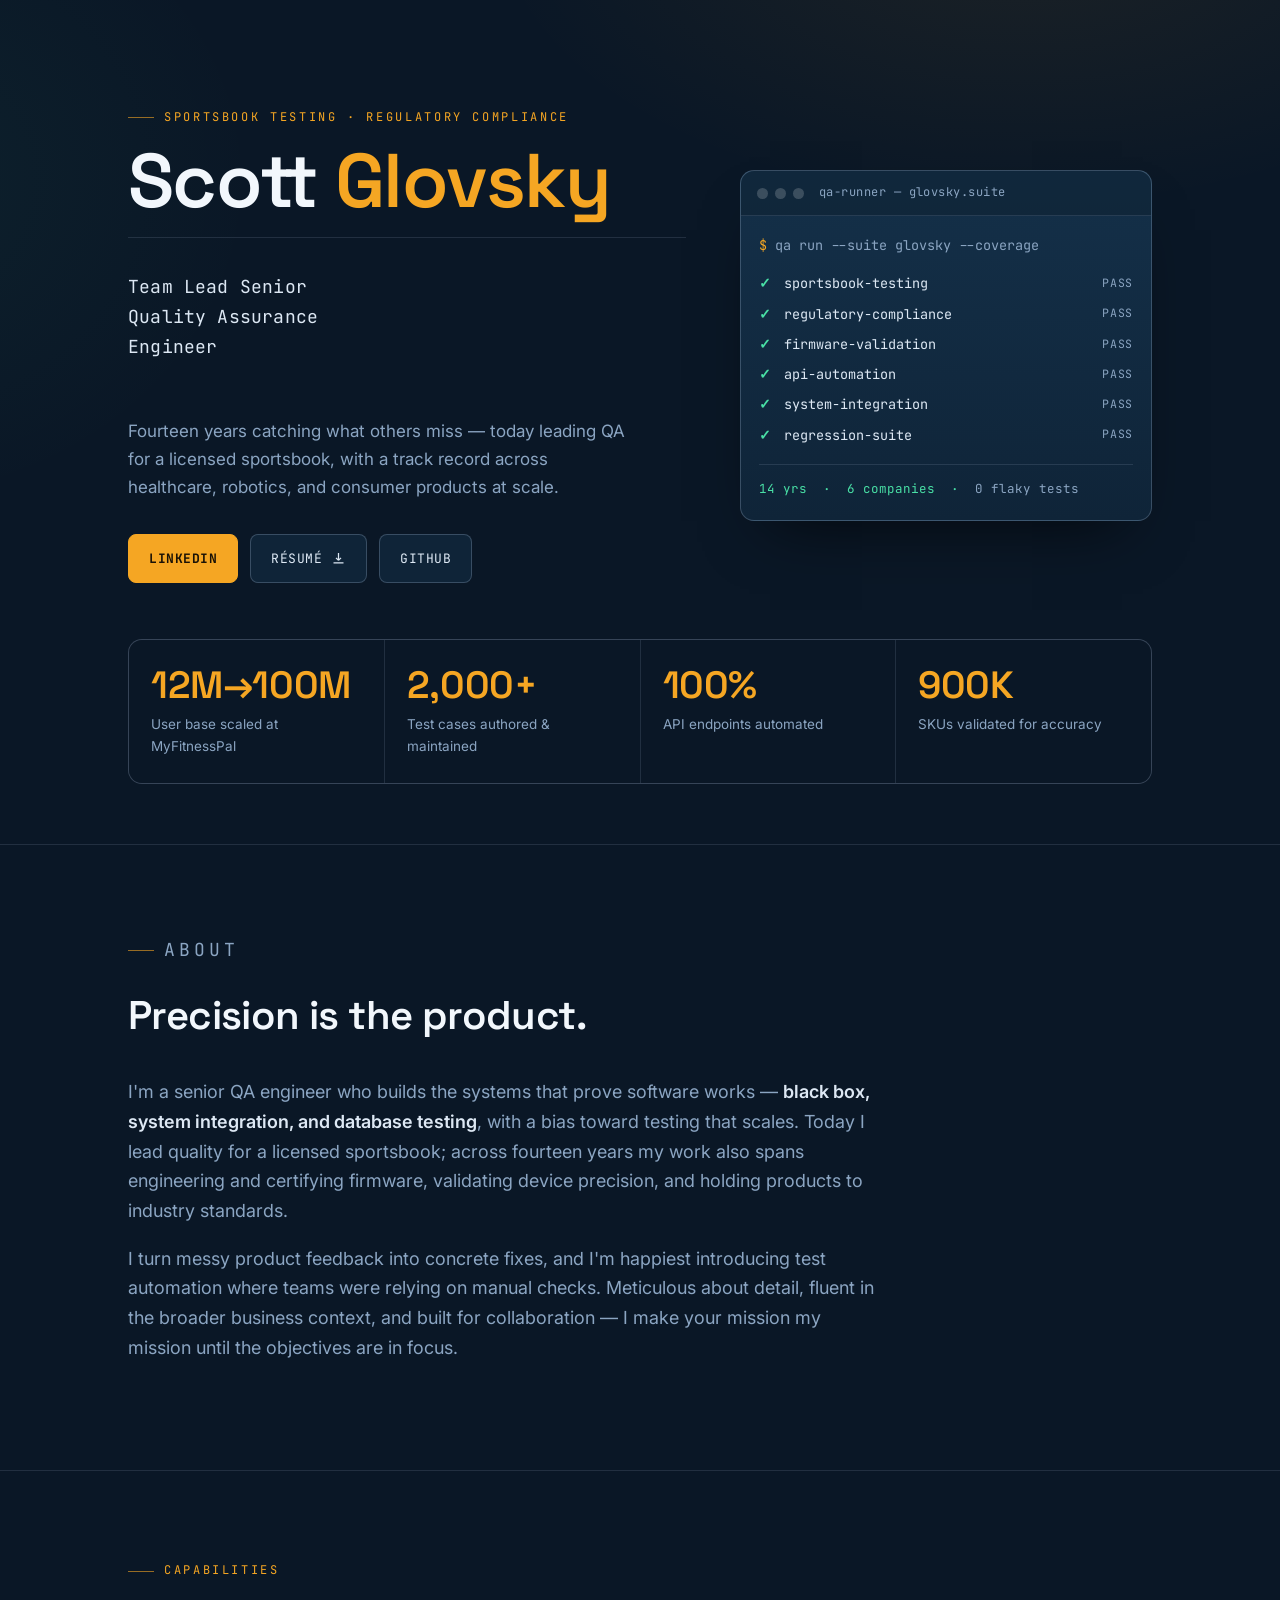
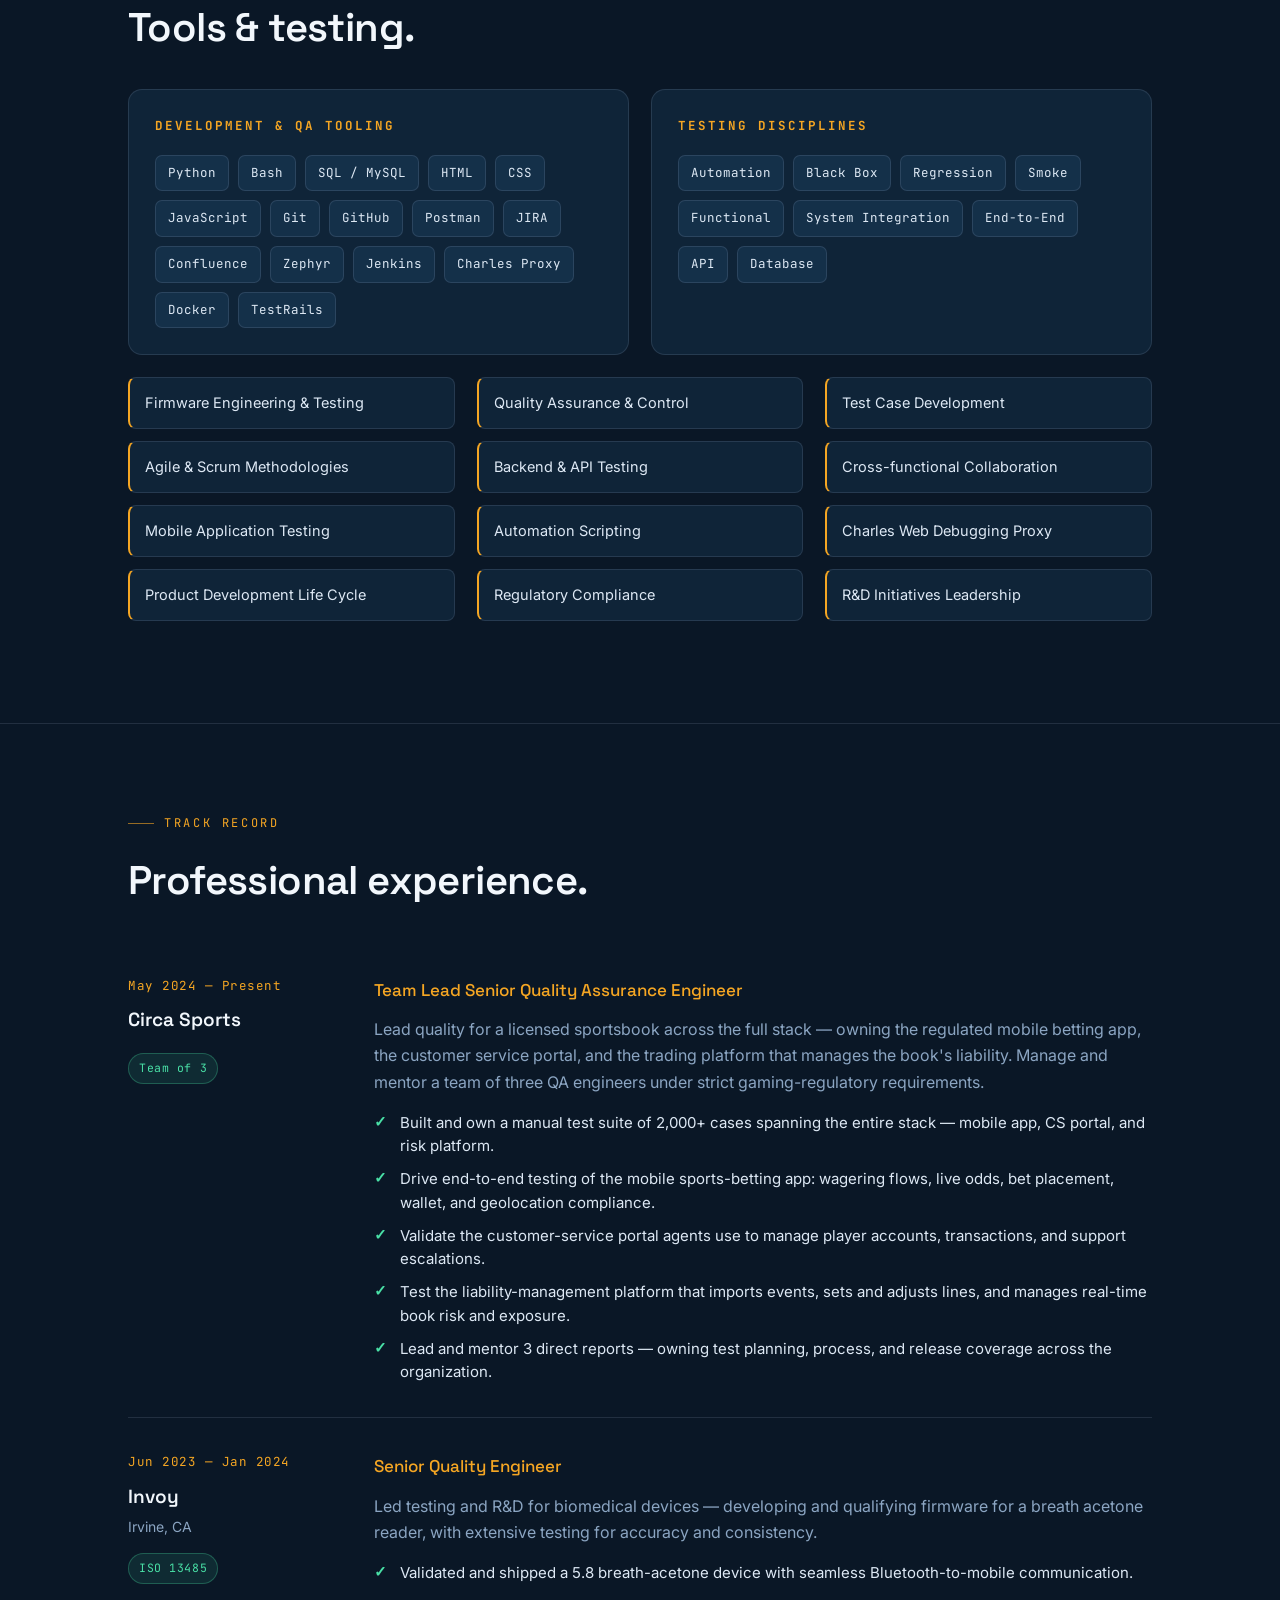
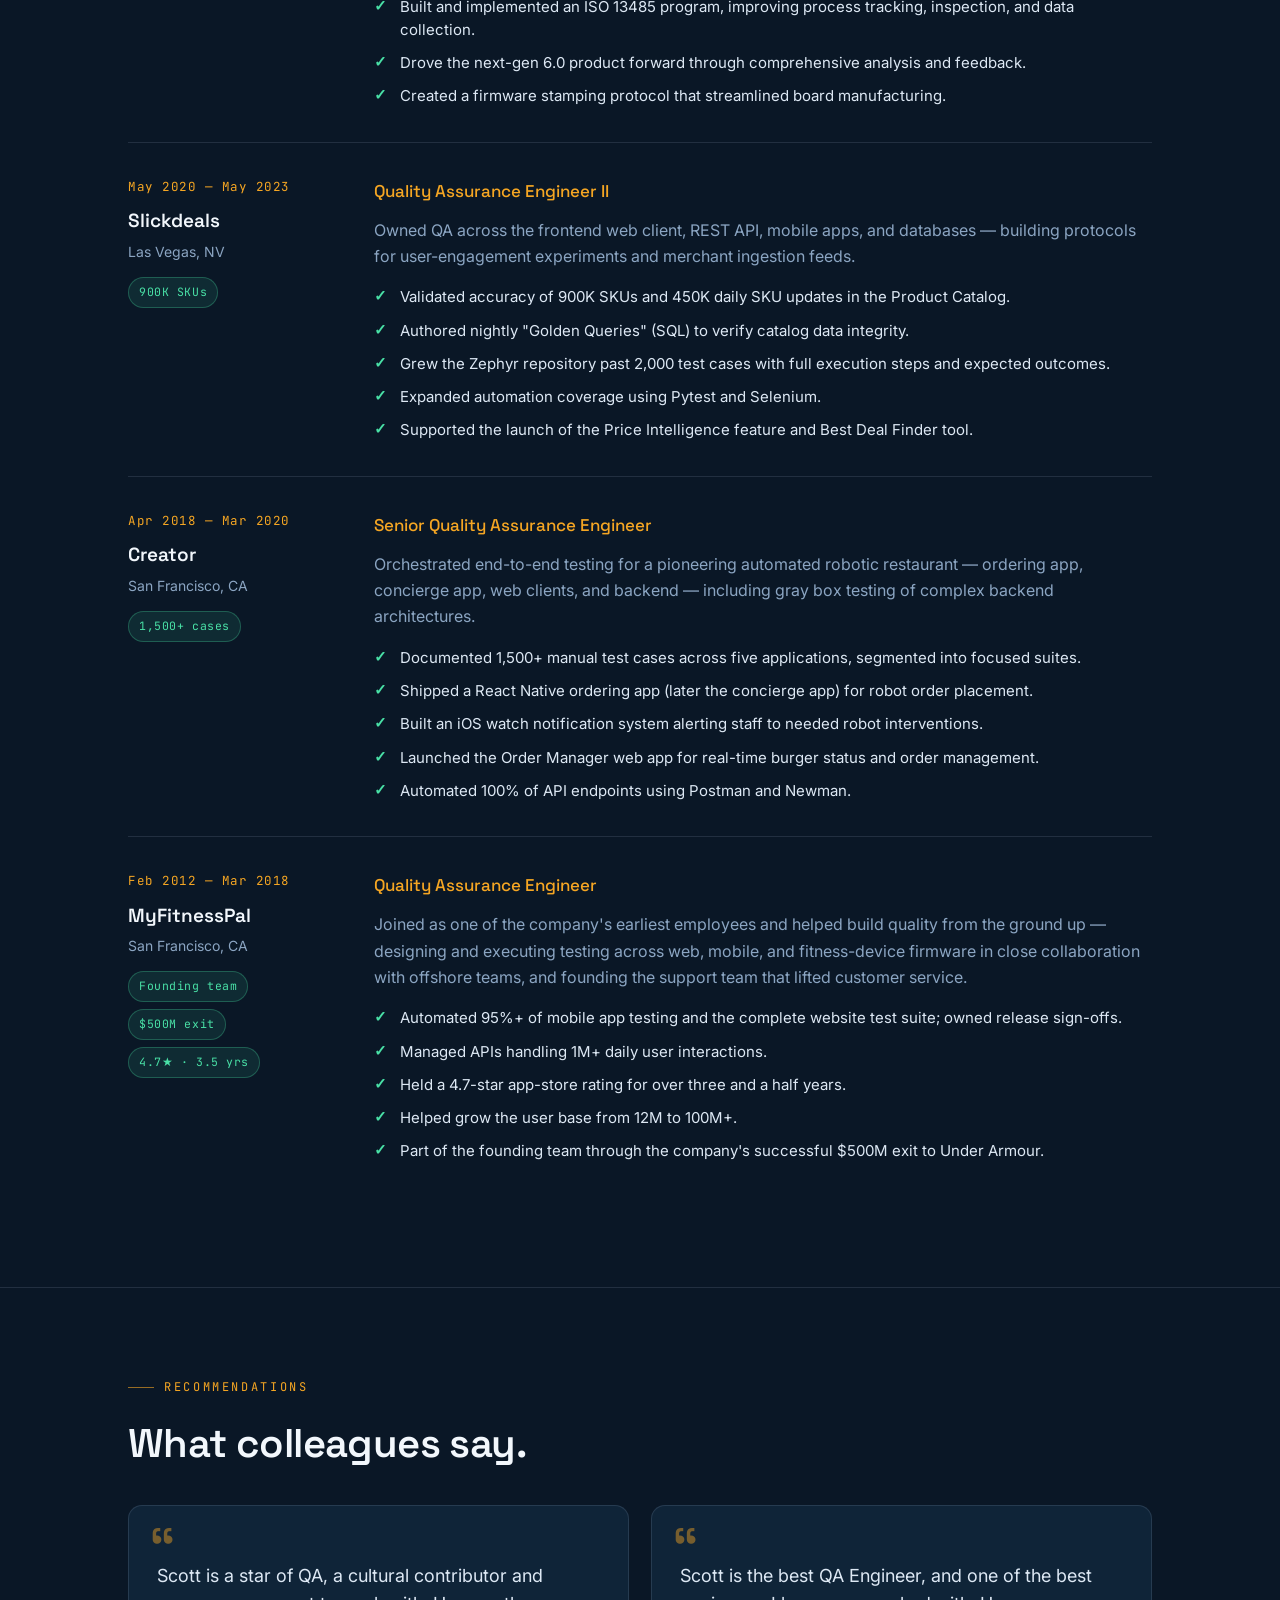
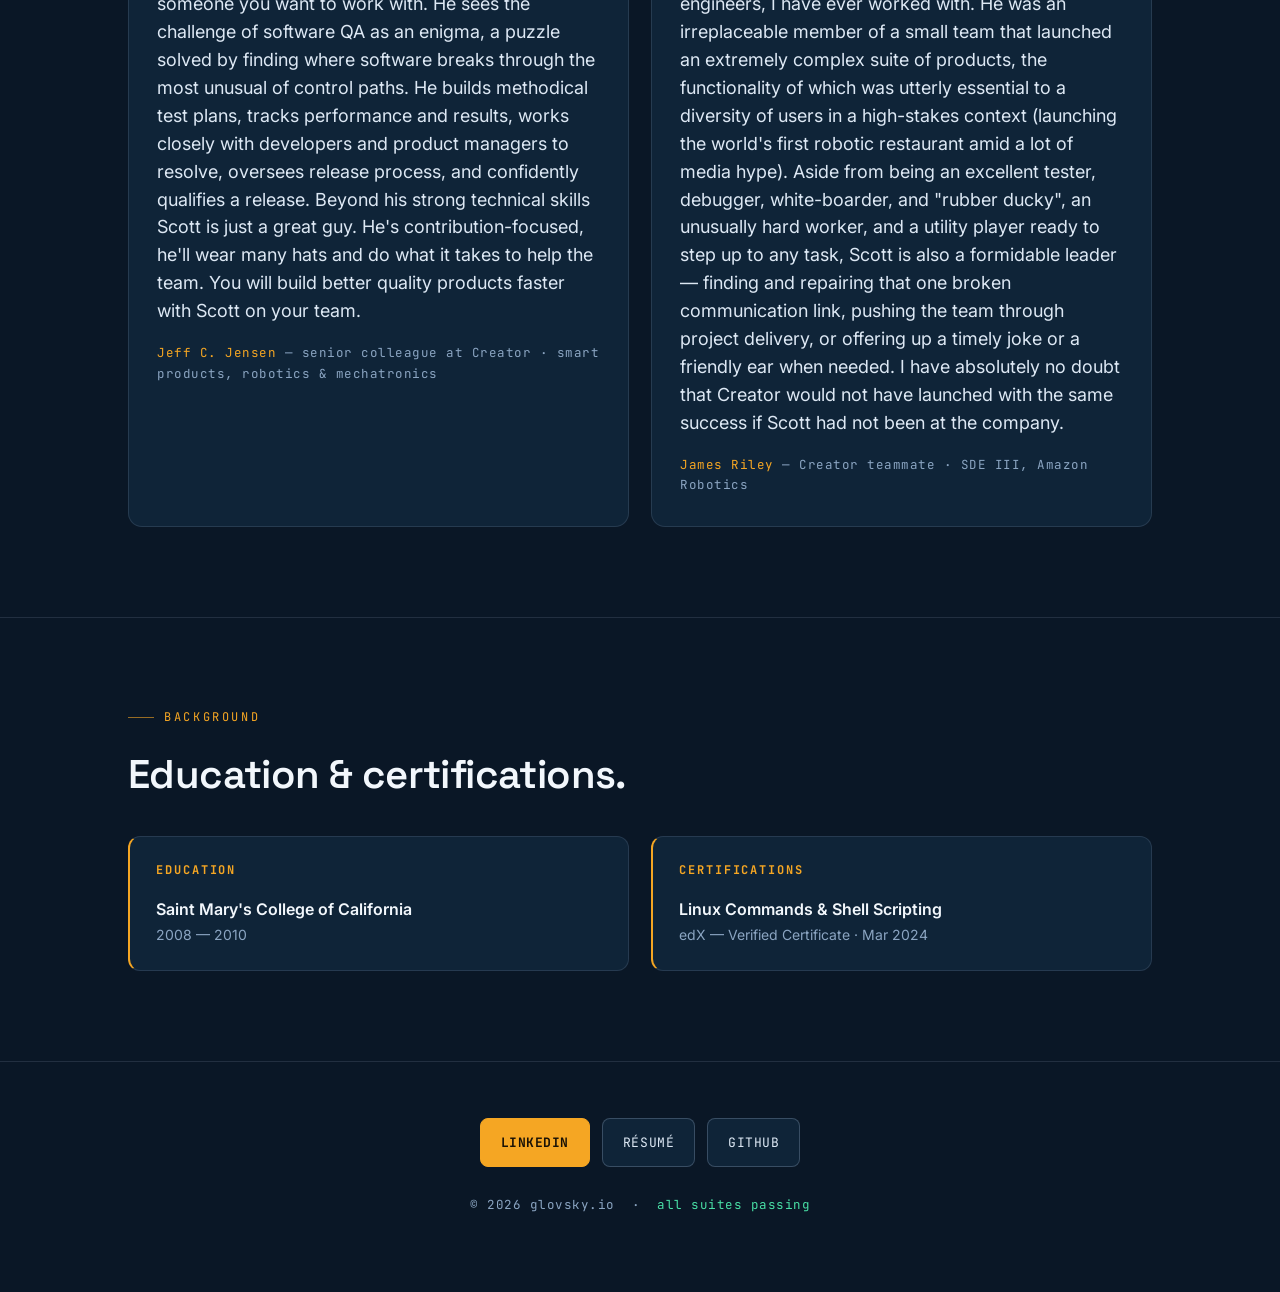
<file: index.htm>
<!DOCTYPE html>
<html lang="en">
<head>
<meta charset="UTF-8" />
<meta name="viewport" content="width=device-width, initial-scale=1.0" />
<title>Scott Glovsky — Team Lead Senior Quality Assurance Engineer</title>
<link rel="icon" type="image/svg+xml" href="favicon.svg" />
<link rel="icon" type="image/png" sizes="32x32" href="icon-32.png" />
<link rel="icon" type="image/png" sizes="16x16" href="icon-16.png" />
<link rel="icon" href="favicon.ico" sizes="any" />
<link rel="apple-touch-icon" sizes="180x180" href="apple-touch-icon.png" />
<meta name="description" content="Scott Glovsky, Team Lead Senior Quality Assurance Engineer leading quality for a licensed sportsbook — sportsbook testing, regulatory compliance, and system integration testing across 14 years and six companies." />
<link rel="preconnect" href="https://fonts.googleapis.com" />
<link rel="preconnect" href="https://fonts.gstatic.com" crossorigin />
<link href="https://fonts.googleapis.com/css2?family=Space+Grotesk:wght@400;500;600;700&family=Inter:wght@400;500;600&family=JetBrains+Mono:wght@400;500;700&display=swap" rel="stylesheet" />
<style>
  :root {
    --ink: #0a1726;
    --panel: #0f2438;
    --panel-2: #143049;
    --line: rgba(200, 222, 250, 0.12);
    --line-strong: rgba(200, 222, 250, 0.22);
    --text: #dde8f4;
    --muted: #8ba5c2;
    --amber: #f5a623;
    --amber-soft: rgba(245, 166, 35, 0.13);
    --pass: #49e0a6;
    --max: 1080px;
    --display: "Space Grotesk", system-ui, sans-serif;
    --body: "Inter", system-ui, sans-serif;
    --mono: "JetBrains Mono", ui-monospace, monospace;
  }

  * { box-sizing: border-box; }

  html { scroll-behavior: smooth; }

  body {
    margin: 0;
    background: var(--ink);
    color: var(--text);
    font-family: var(--body);
    font-size: 17px;
    line-height: 1.65;
    -webkit-font-smoothing: antialiased;
    background-image:
      radial-gradient(900px 500px at 80% -10%, rgba(245, 166, 35, 0.08), transparent 60%),
      radial-gradient(700px 600px at -10% 20%, rgba(73, 224, 166, 0.05), transparent 55%);
    background-attachment: fixed;
  }

  .wrap { max-width: var(--max); margin: 0 auto; padding: 0 28px; }

  a { color: inherit; }

  /* ---------- Eyebrow / mono labels ---------- */
  .eyebrow {
    font-family: var(--mono);
    font-size: 12px;
    letter-spacing: 0.22em;
    text-transform: uppercase;
    color: var(--amber);
    margin: 0 0 14px;
    display: flex;
    align-items: center;
    gap: 10px;
  }
  .eyebrow::before {
    content: "";
    width: 26px;
    height: 1px;
    background: var(--amber);
    opacity: 0.6;
  }

  /* ---------- Hero ---------- */
  header.hero {
    position: relative;
    padding: clamp(70px, 12vh, 130px) 0 60px;
    border-bottom: 1px solid var(--line);
    overflow: hidden;
  }

  .hero-grid {
    display: grid;
    grid-template-columns: 1.15fr 0.85fr;
    gap: 54px;
    align-items: center;
  }

  .hero h1 {
    font-family: var(--display);
    font-weight: 600;
    font-size: clamp(40px, 7vw, 76px);
    line-height: 1.02;
    letter-spacing: -0.02em;
    margin: 0 0 18px;
    color: #f2f7fc;
  }
  .hero h1 .amber { color: var(--amber); }

  .hero .role {
    font-family: var(--mono);
    font-size: clamp(14px, 1.7vw, 18px);
    color: var(--text);
    margin: 0 0 22px;
    letter-spacing: 0.01em;
  }

  .hero .lede {
    color: var(--muted);
    max-width: 46ch;
    margin: 0 0 32px;
  }

  .cta-row { display: flex; flex-wrap: wrap; gap: 12px; }

  .btn {
    font-family: var(--mono);
    font-size: 13px;
    letter-spacing: 0.04em;
    text-transform: uppercase;
    text-decoration: none;
    padding: 13px 20px;
    border-radius: 8px;
    border: 1px solid var(--line-strong);
    color: var(--text);
    background: var(--panel);
    transition: transform 0.18s ease, border-color 0.18s ease, background 0.18s ease, color 0.18s ease;
    display: inline-flex;
    align-items: center;
    gap: 9px;
  }
  .btn:hover { transform: translateY(-2px); border-color: var(--amber); color: #fff; }
  .btn.primary {
    background: var(--amber);
    color: #1a1206;
    border-color: var(--amber);
    font-weight: 700;
  }
  .btn.primary:hover { background: #ffb733; }
  .btn svg { width: 15px; height: 15px; }

  /* ---------- Signature: test runner ---------- */
  .runner {
    background: linear-gradient(180deg, var(--panel-2), var(--panel));
    border: 1px solid var(--line-strong);
    border-radius: 14px;
    box-shadow: 0 30px 60px -30px rgba(0, 0, 0, 0.7);
    overflow: hidden;
    font-family: var(--mono);
    font-size: 13.5px;
  }
  .runner-bar {
    display: flex;
    align-items: center;
    gap: 7px;
    padding: 12px 16px;
    border-bottom: 1px solid var(--line);
    background: rgba(0, 0, 0, 0.18);
  }
  .dot { width: 11px; height: 11px; border-radius: 50%; background: rgba(255, 255, 255, 0.18); }
  .runner-bar .title {
    margin-left: 8px;
    color: var(--muted);
    font-size: 12px;
    letter-spacing: 0.04em;
  }
  .runner-body { padding: 18px 18px 20px; }
  .runner-body .cmd { color: var(--muted); margin-bottom: 12px; }
  .runner-body .cmd .prompt { color: var(--amber); }

  .test {
    display: flex;
    align-items: center;
    gap: 11px;
    padding: 4px 0;
    opacity: 0;
    transform: translateX(-6px);
    animation: pop 0.4s ease forwards;
  }
  .test .check {
    color: var(--pass);
    font-weight: 700;
    width: 14px;
  }
  .test .name { color: var(--text); flex: 1; }
  .test .status { color: var(--muted); font-size: 11.5px; letter-spacing: 0.06em; }
  .test:nth-child(2) { animation-delay: 0.5s; }
  .test:nth-child(3) { animation-delay: 0.8s; }
  .test:nth-child(4) { animation-delay: 1.1s; }
  .test:nth-child(5) { animation-delay: 1.4s; }
  .test:nth-child(6) { animation-delay: 1.7s; }
  .test:nth-child(7) { animation-delay: 2.0s; }
  @keyframes pop { to { opacity: 1; transform: translateX(0); } }

  .runner-foot {
    margin-top: 14px;
    padding-top: 14px;
    border-top: 1px solid var(--line);
    color: var(--pass);
    font-size: 12.5px;
    opacity: 0;
    animation: pop 0.5s ease 2.3s forwards;
  }
  .runner-foot .muted { color: var(--muted); }

  /* ---------- Stats ---------- */
  .stats {
    display: grid;
    grid-template-columns: repeat(4, 1fr);
    gap: 1px;
    background: var(--line);
    border: 1px solid var(--line);
    border-radius: 14px;
    overflow: hidden;
    margin-top: 56px;
  }
  .stat { background: var(--ink); padding: 26px 22px; }
  .stat .num {
    font-family: var(--display);
    font-weight: 600;
    font-size: clamp(26px, 3.4vw, 38px);
    color: var(--amber);
    letter-spacing: -0.01em;
    line-height: 1;
  }
  .stat .lab {
    font-size: 13.5px;
    color: var(--muted);
    margin-top: 9px;
  }

  /* ---------- Recommendations ---------- */
  .quotes { display: grid; grid-template-columns: 1fr 1fr; gap: 22px; }
  .quote {
    margin: 0;
    background: var(--panel);
    border: 1px solid var(--line);
    border-radius: 14px;
    padding: 30px 28px;
    position: relative;
  }
  .quote::before {
    content: "\201C";
    font-family: var(--display);
    font-size: 64px;
    line-height: 1;
    color: var(--amber);
    opacity: 0.45;
    position: absolute;
    top: 14px;
    left: 20px;
  }
  .quote blockquote {
    margin: 26px 0 18px;
    font-size: 18px;
    line-height: 1.55;
    color: var(--text);
  }
  .quote figcaption {
    font-family: var(--mono);
    font-size: 12.5px;
    letter-spacing: 0.04em;
    color: var(--muted);
  }
  .quote figcaption .nm { color: var(--amber); }

  /* ---------- Education & certs ---------- */
  .edu-grid { display: grid; grid-template-columns: 1fr 1fr; gap: 22px; }
  .edu-card {
    background: var(--panel);
    border: 1px solid var(--line);
    border-left: 2px solid var(--amber);
    border-radius: 12px;
    padding: 24px 26px;
  }
  .edu-card h3 {
    font-family: var(--mono);
    font-size: 12px;
    letter-spacing: 0.16em;
    text-transform: uppercase;
    color: var(--amber);
    margin: 0 0 16px;
  }
  .edu-card .line { margin-bottom: 14px; }
  .edu-card .line:last-child { margin-bottom: 0; }
  .edu-card .name { color: #f2f7fc; font-weight: 600; font-size: 16px; }
  .edu-card .sub { color: var(--muted); font-size: 14px; }

  /* ---------- Section scaffolding ---------- */
  section.block { padding: clamp(64px, 10vh, 104px) 0; border-bottom: 1px solid var(--line); }
  .block h2 {
    font-family: var(--display);
    font-weight: 600;
    font-size: clamp(26px, 4vw, 40px);
    letter-spacing: -0.015em;
    margin: 0 0 28px;
    color: #f2f7fc;
  }
  .about p { color: var(--muted); max-width: 68ch; margin: 0 0 18px; font-size: 18px; }
  .about p strong { color: var(--text); font-weight: 600; }

  /* ---------- Skills ---------- */
  .skill-groups { display: grid; grid-template-columns: 1fr 1fr; gap: 22px; }
  .skill-card {
    background: var(--panel);
    border: 1px solid var(--line);
    border-radius: 14px;
    padding: 26px;
  }
  .skill-card h3 {
    font-family: var(--mono);
    font-size: 12.5px;
    letter-spacing: 0.16em;
    text-transform: uppercase;
    color: var(--amber);
    margin: 0 0 18px;
  }
  .tags { display: flex; flex-wrap: wrap; gap: 9px; }
  .tag {
    font-family: var(--mono);
    font-size: 12.5px;
    color: var(--text);
    background: var(--panel-2);
    border: 1px solid var(--line);
    padding: 7px 12px;
    border-radius: 7px;
  }
  .tag:hover { border-color: var(--amber); }

  .expertise {
    margin-top: 22px;
    columns: 3;
    column-gap: 22px;
  }
  .expertise .item {
    break-inside: avoid;
    background: var(--panel);
    border: 1px solid var(--line);
    border-left: 2px solid var(--amber);
    border-radius: 8px;
    padding: 13px 15px;
    margin-bottom: 12px;
    font-size: 14.5px;
    color: var(--text);
  }

  /* ---------- Experience timeline ---------- */
  .timeline { display: flex; flex-direction: column; gap: 0; }
  .role {
    display: grid;
    grid-template-columns: 210px 1fr;
    gap: 36px;
    padding: 34px 0;
    border-top: 1px solid var(--line);
  }
  .role:first-child { border-top: none; }
  .role .meta .when {
    font-family: var(--mono);
    font-size: 12.5px;
    color: var(--amber);
    letter-spacing: 0.04em;
  }
  .role .meta .co {
    font-family: var(--display);
    font-weight: 600;
    font-size: 19px;
    color: #f2f7fc;
    margin: 8px 0 3px;
  }
  .role .meta .loc { color: var(--muted); font-size: 14px; }
  .role .meta .chip {
    display: inline-block;
    margin-top: 14px;
    font-family: var(--mono);
    font-size: 11.5px;
    letter-spacing: 0.05em;
    color: var(--pass);
    background: rgba(73, 224, 166, 0.1);
    border: 1px solid rgba(73, 224, 166, 0.28);
    padding: 5px 10px;
    border-radius: 20px;
  }
  .role .meta .chip-row {
    display: flex;
    flex-wrap: wrap;
    gap: 7px;
    margin-top: 14px;
  }
  .role .meta .chip-row .chip { margin-top: 0; }
  .role .body .title {
    font-family: var(--display);
    font-weight: 500;
    font-size: 17px;
    color: var(--amber);
    margin: 0 0 12px;
  }
  .role .body p { color: var(--muted); margin: 0 0 16px; font-size: 16px; }
  .role .body ul { margin: 0; padding: 0; list-style: none; display: grid; gap: 10px; }
  .role .body li {
    position: relative;
    padding-left: 26px;
    color: var(--text);
    font-size: 15px;
    line-height: 1.55;
  }
  .role .body li::before {
    content: "✓";
    position: absolute;
    left: 0;
    top: 0;
    color: var(--pass);
    font-family: var(--mono);
    font-weight: 700;
  }

  /* ---------- Footer ---------- */
  footer {
    padding: 56px 0 64px;
    text-align: center;
  }
  footer .cta-row { justify-content: center; margin-bottom: 28px; }
  footer .copy {
    font-family: var(--mono);
    font-size: 12.5px;
    color: var(--muted);
    letter-spacing: 0.04em;
  }
  footer .copy .pass { color: var(--pass); }

  /* ---------- Responsive ---------- */
  @media (max-width: 860px) {
    .hero-grid { grid-template-columns: 1fr; gap: 40px; }
    .stats { grid-template-columns: repeat(2, 1fr); }
    .skill-groups { grid-template-columns: 1fr; }
    .expertise { columns: 1; }
    .role { grid-template-columns: 1fr; gap: 18px; }
    .quotes { grid-template-columns: 1fr; }
    .edu-grid { grid-template-columns: 1fr; }
  }

  @media (prefers-reduced-motion: reduce) {
    .test, .runner-foot { animation: none; opacity: 1; transform: none; }
    html { scroll-behavior: auto; }
  }
</style>
</head>
<body>

  <header class="hero">
    <div class="wrap hero-grid">
      <div>
        <p class="eyebrow">Sportsbook Testing · Regulatory Compliance</p>
        <h1>Scott <span class="amber">Glovsky</span></h1>
        <p class="role">Team Lead Senior Quality Assurance Engineer</p>
        <p class="lede">
          Fourteen years catching what others miss — today leading QA for a
          licensed sportsbook, with a track record across healthcare,
          robotics, and consumer products at scale.
        </p>
        <div class="cta-row">
          <a class="btn primary" href="https://www.linkedin.com/in/scottglovsky/" target="_blank" rel="noopener">
            LinkedIn
          </a>
          <a class="btn" href="Scott%20Glovsky%20Resume%20PDF.pdf" target="_blank" rel="noopener">
            Résumé
            <svg viewBox="0 0 24 24" fill="none" stroke="currentColor" stroke-width="2"><path d="M12 3v12m0 0l-4-4m4 4l4-4M4 19h16"/></svg>
          </a>
          <a class="btn" href="https://github.com/GlovskyScott" target="_blank" rel="noopener">
            GitHub
          </a>
        </div>
      </div>

      <!-- Signature: test runner -->
      <div class="runner" aria-hidden="true">
        <div class="runner-bar">
          <span class="dot"></span><span class="dot"></span><span class="dot"></span>
          <span class="title">qa-runner — glovsky.suite</span>
        </div>
        <div class="runner-body">
          <div class="cmd"><span class="prompt">$</span> qa run --suite glovsky --coverage</div>
          <div class="test"><span class="check">✓</span><span class="name">sportsbook-testing</span><span class="status">PASS</span></div>
          <div class="test"><span class="check">✓</span><span class="name">regulatory-compliance</span><span class="status">PASS</span></div>
          <div class="test"><span class="check">✓</span><span class="name">firmware-validation</span><span class="status">PASS</span></div>
          <div class="test"><span class="check">✓</span><span class="name">api-automation</span><span class="status">PASS</span></div>
          <div class="test"><span class="check">✓</span><span class="name">system-integration</span><span class="status">PASS</span></div>
          <div class="test"><span class="check">✓</span><span class="name">regression-suite</span><span class="status">PASS</span></div>
          <div class="runner-foot">
            14 yrs &nbsp;·&nbsp; 6 companies &nbsp;·&nbsp; <span class="muted">0 flaky tests</span>
          </div>
        </div>
      </div>
    </div>

    <div class="wrap">
      <div class="stats">
        <div class="stat"><div class="num">12M→100M</div><div class="lab">User base scaled at MyFitnessPal</div></div>
        <div class="stat"><div class="num">2,000+</div><div class="lab">Test cases authored &amp; maintained</div></div>
        <div class="stat"><div class="num">100%</div><div class="lab">API endpoints automated</div></div>
        <div class="stat"><div class="num">900K</div><div class="lab">SKUs validated for accuracy</div></div>
      </div>
    </div>
  </header>

  <main>
    <section class="block about">
      <div class="wrap">
        <p class="eyebrow">About</p>
        <h2>Precision is the product.</h2>
        <p>
          I'm a senior QA engineer who builds the systems that prove software
          works — <strong>black box, system integration, and database testing</strong>,
          with a bias toward testing that scales. Today I lead quality for a
          licensed sportsbook; across fourteen years my work also
          spans engineering and certifying firmware, validating device precision,
          and holding products to industry standards.
        </p>
        <p>
          I turn messy product feedback into concrete fixes, and I'm happiest
          introducing test automation where teams were relying on manual checks.
          Meticulous about detail, fluent in the broader business context, and built
          for collaboration — I make your mission my mission until the objectives are
          in focus.
        </p>
      </div>
    </section>

    <section class="block">
      <div class="wrap">
        <p class="eyebrow">Capabilities</p>
        <h2>Tools &amp; testing.</h2>
        <div class="skill-groups">
          <div class="skill-card">
            <h3>Development &amp; QA Tooling</h3>
            <div class="tags">
              <span class="tag">Python</span><span class="tag">Bash</span><span class="tag">SQL / MySQL</span>
              <span class="tag">HTML</span><span class="tag">CSS</span><span class="tag">JavaScript</span>
              <span class="tag">Git</span><span class="tag">GitHub</span><span class="tag">Postman</span>
              <span class="tag">JIRA</span><span class="tag">Confluence</span><span class="tag">Zephyr</span>
              <span class="tag">Jenkins</span><span class="tag">Charles Proxy</span><span class="tag">Docker</span>
              <span class="tag">TestRails</span>
            </div>
          </div>
          <div class="skill-card">
            <h3>Testing Disciplines</h3>
            <div class="tags">
              <span class="tag">Automation</span><span class="tag">Black Box</span><span class="tag">Regression</span>
              <span class="tag">Smoke</span><span class="tag">Functional</span><span class="tag">System Integration</span>
              <span class="tag">End-to-End</span><span class="tag">API</span><span class="tag">Database</span>
            </div>
          </div>
        </div>

        <div class="expertise">
          <div class="item">Firmware Engineering &amp; Testing</div>
          <div class="item">Agile &amp; Scrum Methodologies</div>
          <div class="item">Mobile Application Testing</div>
          <div class="item">Product Development Life Cycle</div>
          <div class="item">Quality Assurance &amp; Control</div>
          <div class="item">Backend &amp; API Testing</div>
          <div class="item">Automation Scripting</div>
          <div class="item">Regulatory Compliance</div>
          <div class="item">Test Case Development</div>
          <div class="item">Cross-functional Collaboration</div>
          <div class="item">Charles Web Debugging Proxy</div>
          <div class="item">R&amp;D Initiatives Leadership</div>
        </div>
      </div>
    </section>

    <section class="block">
      <div class="wrap">
        <p class="eyebrow">Track record</p>
        <h2>Professional experience.</h2>
        <div class="timeline">

          <div class="role">
            <div class="meta">
              <div class="when">May 2024 — Present</div>
              <div class="co">Circa Sports</div>
              <div class="chip">Team of 3</div>
            </div>
            <div class="body">
              <p class="title">Team Lead Senior Quality Assurance Engineer</p>
              <p>
                Lead quality for a licensed sportsbook across the full
                stack — owning the regulated mobile betting app, the customer
                service portal, and the trading platform that manages the book's
                liability. Manage and mentor a team of three QA engineers under
                strict gaming-regulatory requirements.
              </p>
              <ul>
                <li>Built and own a manual test suite of 2,000+ cases spanning the entire stack — mobile app, CS portal, and risk platform.</li>
                <li>Drive end-to-end testing of the mobile sports-betting app: wagering flows, live odds, bet placement, wallet, and geolocation compliance.</li>
                <li>Validate the customer-service portal agents use to manage player accounts, transactions, and support escalations.</li>
                <li>Test the liability-management platform that imports events, sets and adjusts lines, and manages real-time book risk and exposure.</li>
                <li>Lead and mentor 3 direct reports — owning test planning, process, and release coverage across the organization.</li>
              </ul>
            </div>
          </div>

          <div class="role">
            <div class="meta">
              <div class="when">Jun 2023 — Jan 2024</div>
              <div class="co">Invoy</div>
              <div class="loc">Irvine, CA</div>
              <div class="chip">ISO 13485</div>
            </div>
            <div class="body">
              <p class="title">Senior Quality Engineer</p>
              <p>
                Led testing and R&amp;D for biomedical devices — developing and
                qualifying firmware for a breath acetone reader, with extensive
                testing for accuracy and consistency.
              </p>
              <ul>
                <li>Validated and shipped a 5.8 breath-acetone device with seamless Bluetooth-to-mobile communication.</li>
                <li>Built and implemented an ISO 13485 program, improving process tracking, inspection, and data collection.</li>
                <li>Drove the next-gen 6.0 product forward through comprehensive analysis and feedback.</li>
                <li>Created a firmware stamping protocol that streamlined board manufacturing.</li>
              </ul>
            </div>
          </div>

          <div class="role">
            <div class="meta">
              <div class="when">May 2020 — May 2023</div>
              <div class="co">Slickdeals</div>
              <div class="loc">Las Vegas, NV</div>
              <div class="chip">900K SKUs</div>
            </div>
            <div class="body">
              <p class="title">Quality Assurance Engineer II</p>
              <p>
                Owned QA across the frontend web client, REST API, mobile apps, and
                databases — building protocols for user-engagement experiments and
                merchant ingestion feeds.
              </p>
              <ul>
                <li>Validated accuracy of 900K SKUs and 450K daily SKU updates in the Product Catalog.</li>
                <li>Authored nightly "Golden Queries" (SQL) to verify catalog data integrity.</li>
                <li>Grew the Zephyr repository past 2,000 test cases with full execution steps and expected outcomes.</li>
                <li>Expanded automation coverage using Pytest and Selenium.</li>
                <li>Supported the launch of the Price Intelligence feature and Best Deal Finder tool.</li>
              </ul>
            </div>
          </div>

          <div class="role">
            <div class="meta">
              <div class="when">Apr 2018 — Mar 2020</div>
              <div class="co">Creator</div>
              <div class="loc">San Francisco, CA</div>
              <div class="chip">1,500+ cases</div>
            </div>
            <div class="body">
              <p class="title">Senior Quality Assurance Engineer</p>
              <p>
                Orchestrated end-to-end testing for a pioneering automated robotic
                restaurant — ordering app, concierge app, web clients, and backend —
                including gray box testing of complex backend architectures.
              </p>
              <ul>
                <li>Documented 1,500+ manual test cases across five applications, segmented into focused suites.</li>
                <li>Shipped a React Native ordering app (later the concierge app) for robot order placement.</li>
                <li>Built an iOS watch notification system alerting staff to needed robot interventions.</li>
                <li>Launched the Order Manager web app for real-time burger status and order management.</li>
                <li>Automated 100% of API endpoints using Postman and Newman.</li>
              </ul>
            </div>
          </div>

          <div class="role">
            <div class="meta">
              <div class="when">Feb 2012 — Mar 2018</div>
              <div class="co">MyFitnessPal</div>
              <div class="loc">San Francisco, CA</div>
              <div class="chip-row">
                <div class="chip">Founding team</div>
                <div class="chip">$500M exit</div>
                <div class="chip">4.7★ · 3.5 yrs</div>
              </div>
            </div>
            <div class="body">
              <p class="title">Quality Assurance Engineer</p>
              <p>
                Joined as one of the company's earliest employees and helped build
                quality from the ground up — designing and executing testing across
                web, mobile, and fitness-device firmware in close collaboration with
                offshore teams, and founding the support team that lifted customer
                service.
              </p>
              <ul>
                <li>Automated 95%+ of mobile app testing and the complete website test suite; owned release sign-offs.</li>
                <li>Managed APIs handling 1M+ daily user interactions.</li>
                <li>Held a 4.7-star app-store rating for over three and a half years.</li>
                <li>Helped grow the user base from 12M to 100M+.</li>
                <li>Part of the founding team through the company's successful $500M exit to Under Armour.</li>
              </ul>
            </div>
          </div>

        </div>
      </div>
    </section>
  </main>

  <section class="block">
    <div class="wrap">
      <p class="eyebrow">Recommendations</p>
      <h2>What colleagues say.</h2>
      <div class="quotes">
        <figure class="quote">
          <blockquote>Scott is a star of QA, a cultural contributor and someone you want to work with. He sees the challenge of software QA as an enigma, a puzzle solved by finding where software breaks through the most unusual of control paths. He builds methodical test plans, tracks performance and results, works closely with developers and product managers to resolve, oversees release process, and confidently qualifies a release. Beyond his strong technical skills Scott is just a great guy. He's contribution-focused, he'll wear many hats and do what it takes to help the team. You will build better quality products faster with Scott on your team.</blockquote>
          <figcaption><span class="nm">Jeff C. Jensen</span> — senior colleague at Creator · smart products, robotics &amp; mechatronics</figcaption>
        </figure>
        <figure class="quote">
          <blockquote>Scott is the best QA Engineer, and one of the best engineers, I have ever worked with. He was an irreplaceable member of a small team that launched an extremely complex suite of products, the functionality of which was utterly essential to a diversity of users in a high-stakes context (launching the world's first robotic restaurant amid a lot of media hype). Aside from being an excellent tester, debugger, white-boarder, and "rubber ducky", an unusually hard worker, and a utility player ready to step up to any task, Scott is also a formidable leader — finding and repairing that one broken communication link, pushing the team through project delivery, or offering up a timely joke or a friendly ear when needed. I have absolutely no doubt that Creator would not have launched with the same success if Scott had not been at the company.</blockquote>
          <figcaption><span class="nm">James Riley</span> — Creator teammate · SDE III, Amazon Robotics</figcaption>
        </figure>
      </div>
    </div>
  </section>

  <section class="block">
    <div class="wrap">
      <p class="eyebrow">Background</p>
      <h2>Education &amp; certifications.</h2>
      <div class="edu-grid">
        <div class="edu-card">
          <h3>Education</h3>
          <div class="line">
            <div class="name">Saint Mary's College of California</div>
            <div class="sub">2008 — 2010</div>
          </div>
        </div>
        <div class="edu-card">
          <h3>Certifications</h3>
          <div class="line">
            <div class="name">Linux Commands &amp; Shell Scripting</div>
            <div class="sub">edX — Verified Certificate · Mar 2024</div>
          </div>
        </div>
      </div>
    </div>
  </section>

  <footer>
    <div class="wrap">
      <div class="cta-row">
        <a class="btn primary" href="https://www.linkedin.com/in/scottglovsky/" target="_blank" rel="noopener">LinkedIn</a>
        <a class="btn" href="Scott%20Glovsky%20Resume%20PDF.pdf" target="_blank" rel="noopener">Résumé</a>
        <a class="btn" href="https://github.com/GlovskyScott" target="_blank" rel="noopener">GitHub</a>
      </div>
      <p class="copy">© 2026 glovsky.io &nbsp;·&nbsp; <span class="pass">all suites passing</span></p>
    </div>
  </footer>

</body>
</html>
</file>
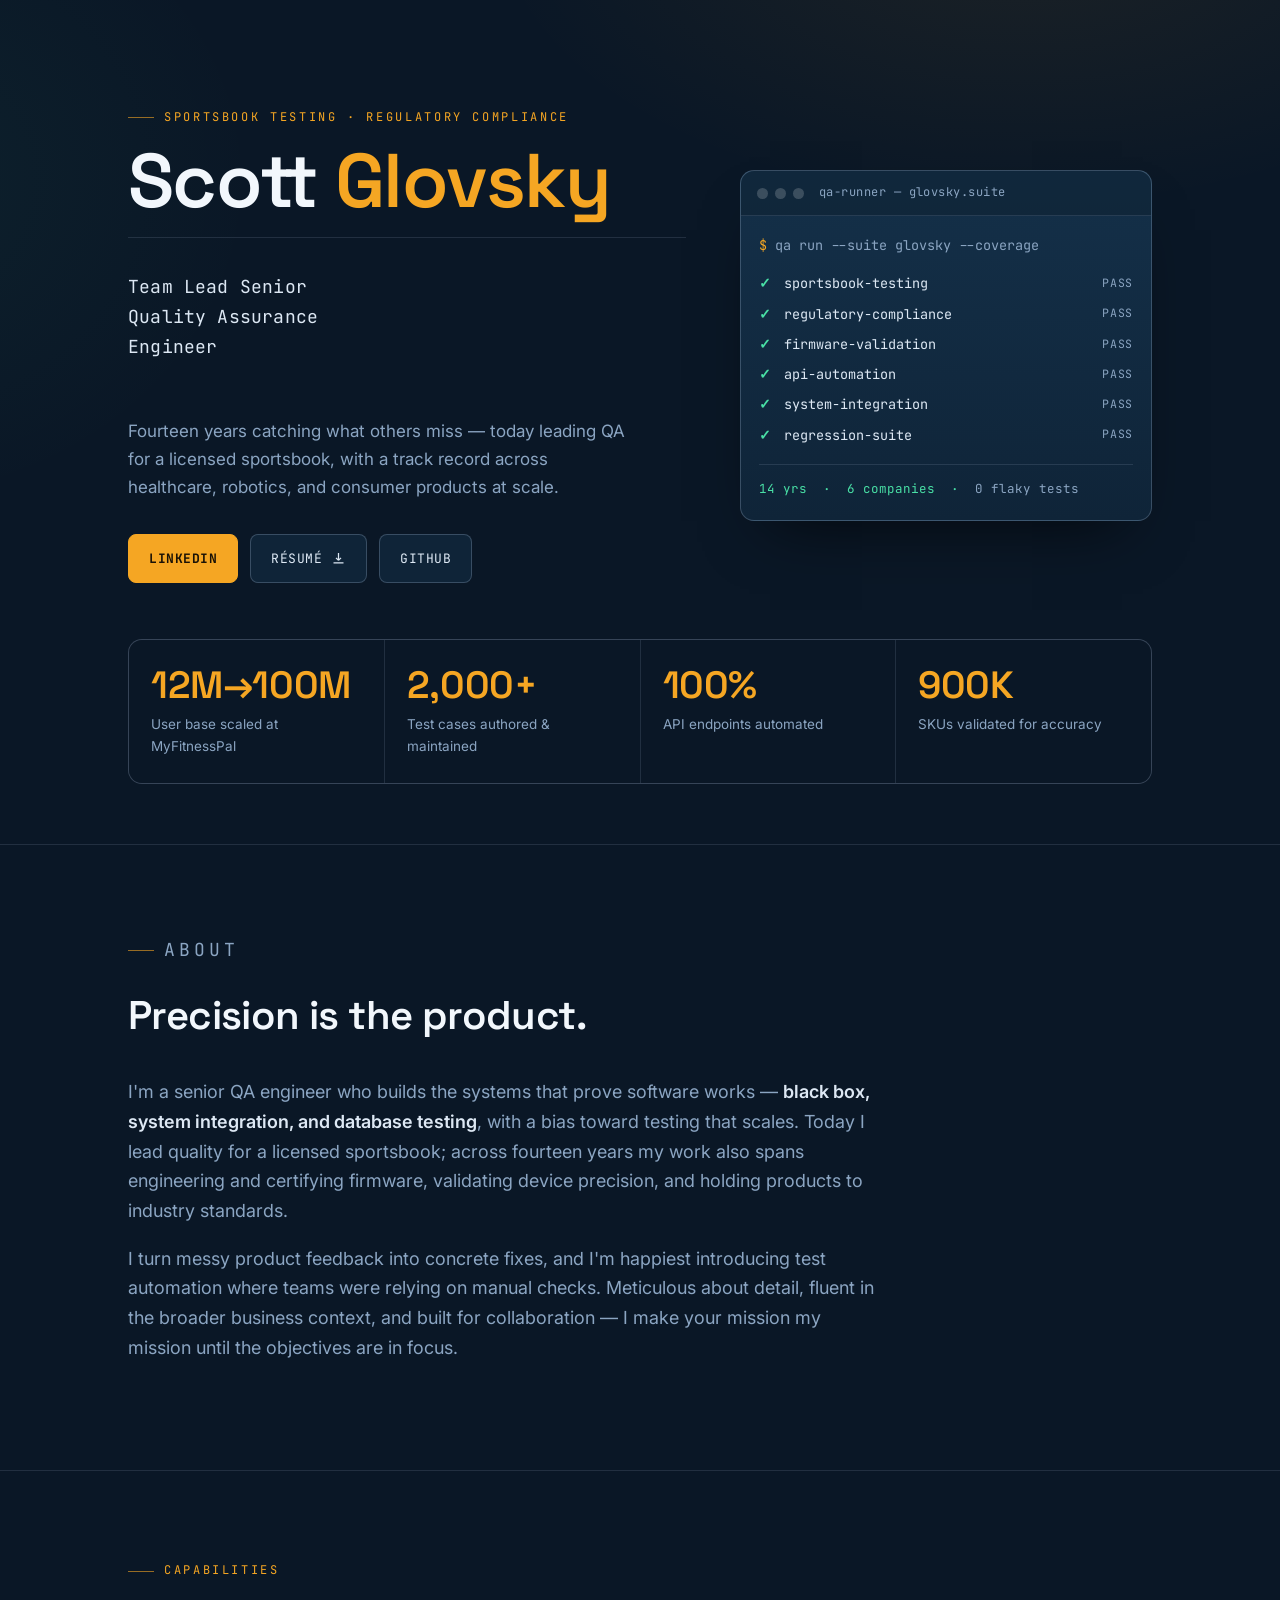
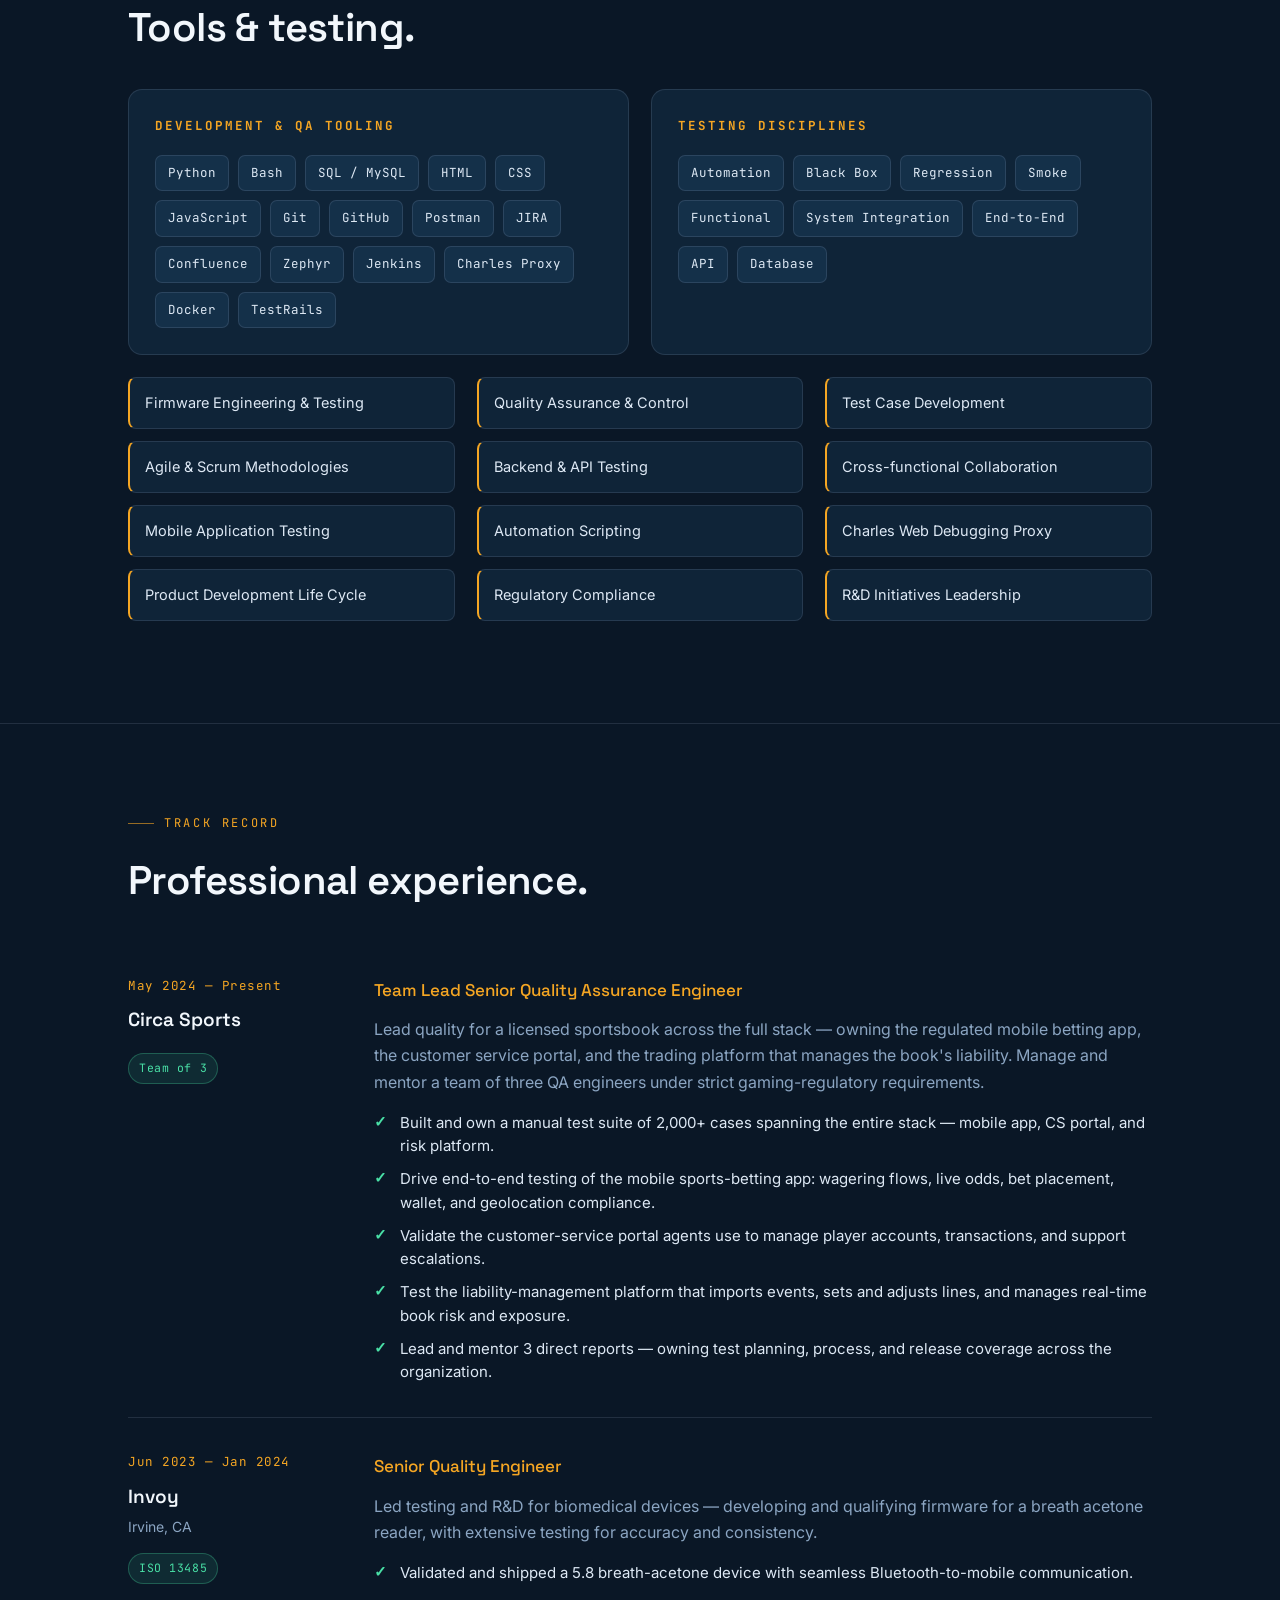
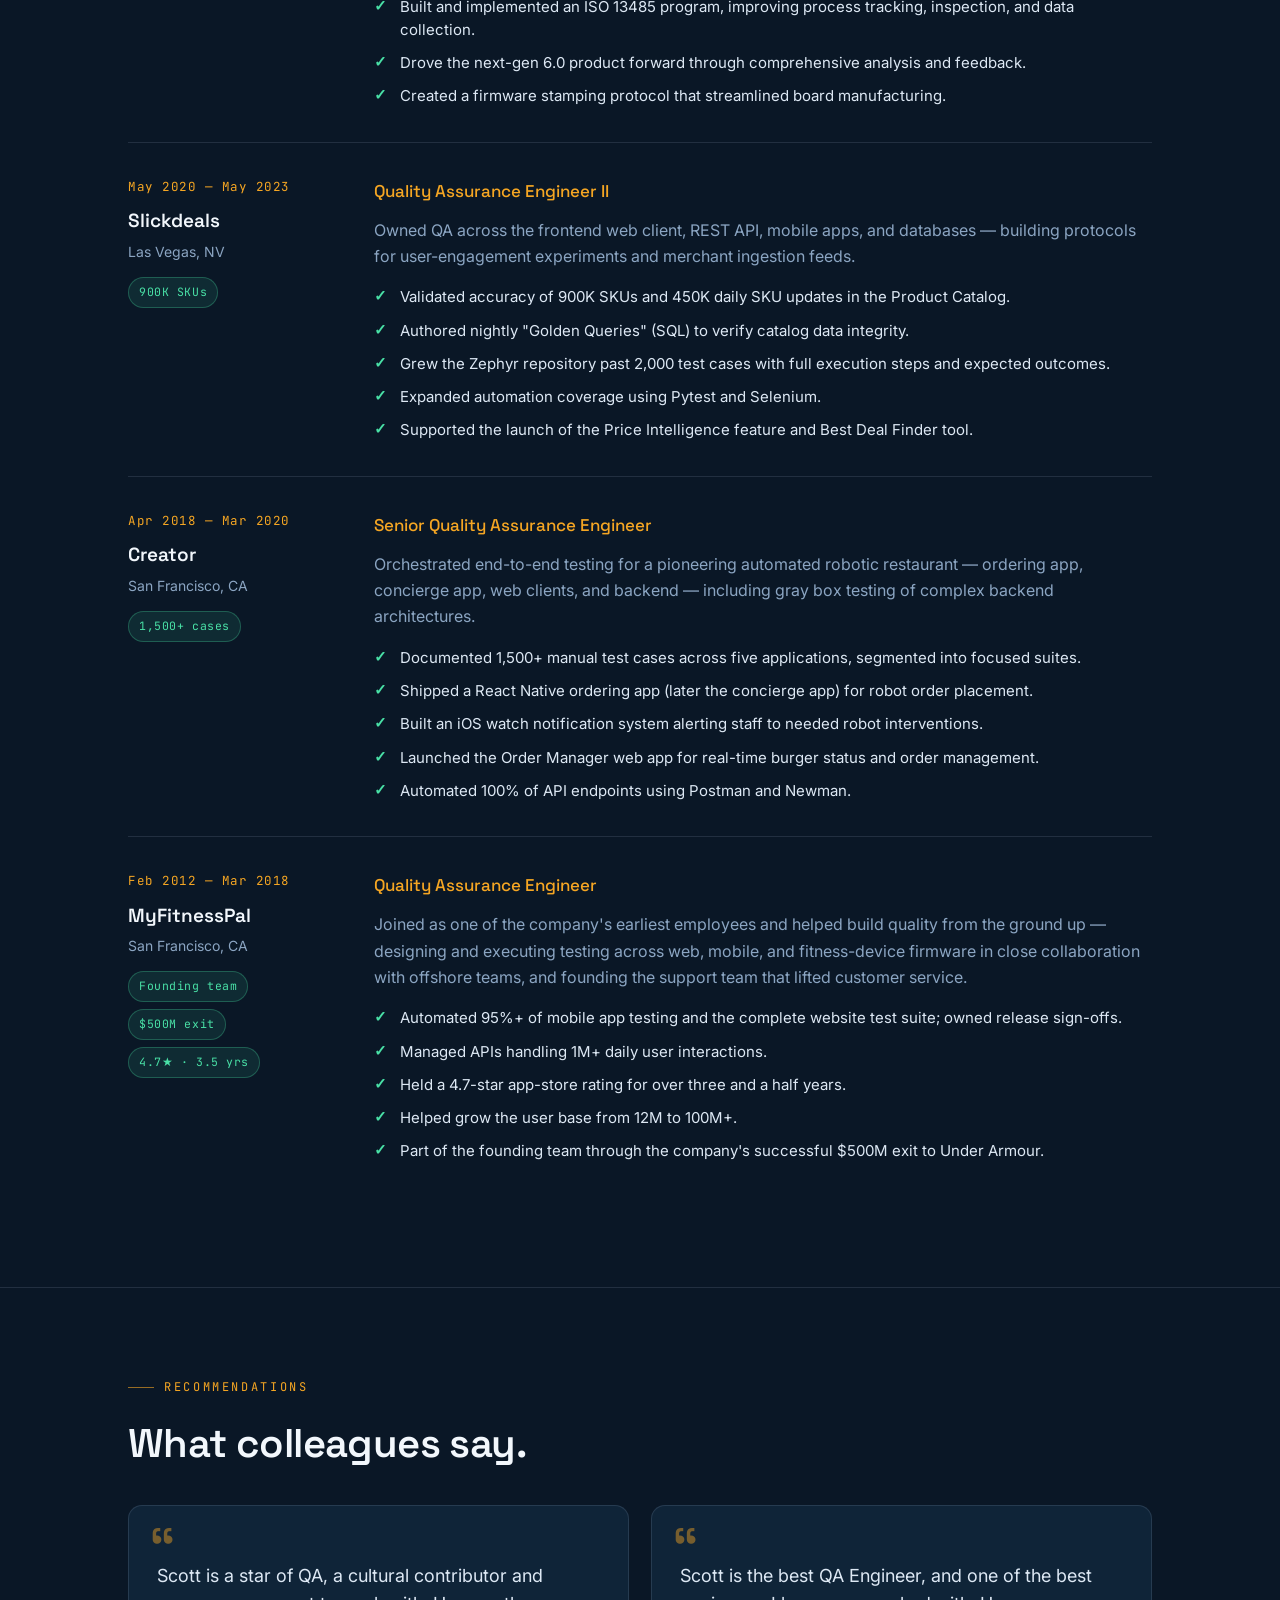
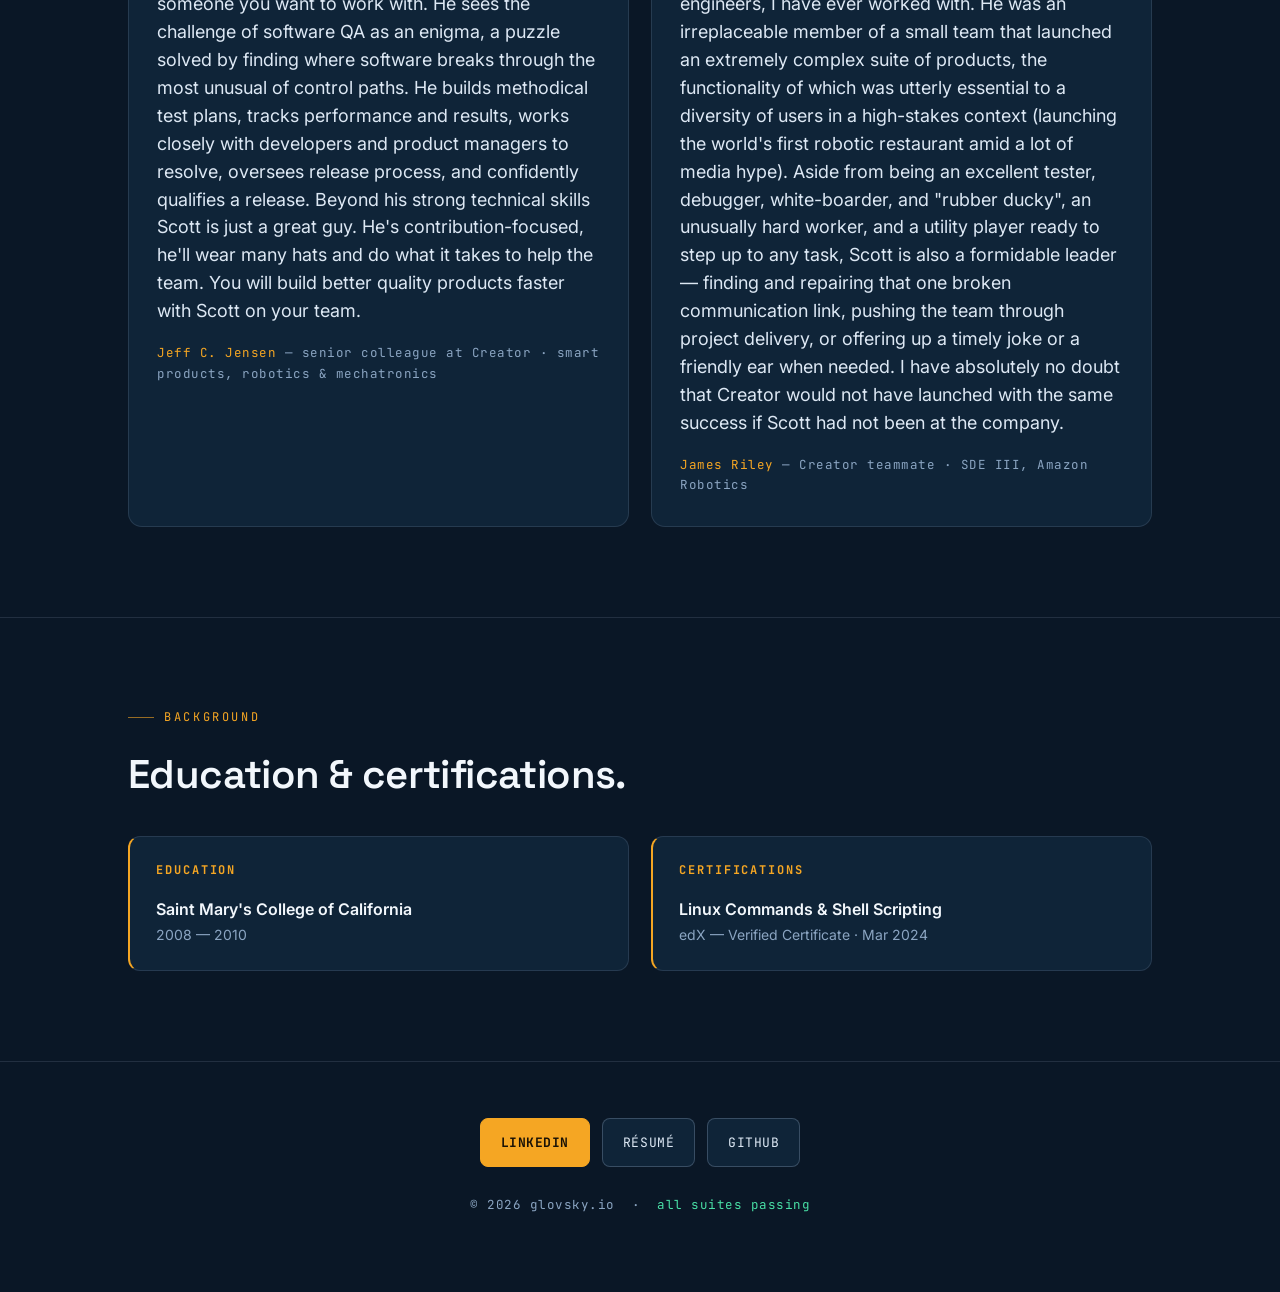
<file: index.html>
<!DOCTYPE html>
<html lang="en">
<head>
<meta charset="UTF-8" />
<meta name="viewport" content="width=device-width, initial-scale=1.0" />
<title>Scott Glovsky</title>
<link rel="icon" type="image/svg+xml" href="favicon.svg" />
<link rel="icon" type="image/png" sizes="32x32" href="icon-32.png" />
<link rel="icon" type="image/png" sizes="16x16" href="icon-16.png" />
<link rel="icon" href="favicon.ico" sizes="any" />
<link rel="apple-touch-icon" sizes="180x180" href="apple-touch-icon.png" />
<meta name="description" content="Scott Glovsky, Team Lead Senior Quality Assurance Engineer leading quality for a licensed sportsbook — sportsbook testing, regulatory compliance, and system integration testing across 14 years and six companies." />
<link rel="preconnect" href="https://fonts.googleapis.com" />
<link rel="preconnect" href="https://fonts.gstatic.com" crossorigin />
<link href="https://fonts.googleapis.com/css2?family=Space+Grotesk:wght@400;500;600;700&family=Inter:wght@400;500;600&family=JetBrains+Mono:wght@400;500;700&display=swap" rel="stylesheet" />
<style>
  :root {
    --ink: #0a1726;
    --panel: #0f2438;
    --panel-2: #143049;
    --line: rgba(200, 222, 250, 0.12);
    --line-strong: rgba(200, 222, 250, 0.22);
    --text: #dde8f4;
    --muted: #8ba5c2;
    --amber: #f5a623;
    --amber-soft: rgba(245, 166, 35, 0.13);
    --pass: #49e0a6;
    --max: 1080px;
    --display: "Space Grotesk", system-ui, sans-serif;
    --body: "Inter", system-ui, sans-serif;
    --mono: "JetBrains Mono", ui-monospace, monospace;
  }

  * { box-sizing: border-box; }

  html { scroll-behavior: smooth; }

  body {
    margin: 0;
    background: var(--ink);
    color: var(--text);
    font-family: var(--body);
    font-size: 17px;
    line-height: 1.65;
    -webkit-font-smoothing: antialiased;
    background-image:
      radial-gradient(900px 500px at 80% -10%, rgba(245, 166, 35, 0.08), transparent 60%),
      radial-gradient(700px 600px at -10% 20%, rgba(73, 224, 166, 0.05), transparent 55%);
    background-attachment: fixed;
  }

  .wrap { max-width: var(--max); margin: 0 auto; padding: 0 28px; }

  a { color: inherit; }

  /* ---------- Eyebrow / mono labels ---------- */
  .eyebrow {
    font-family: var(--mono);
    font-size: 12px;
    letter-spacing: 0.22em;
    text-transform: uppercase;
    color: var(--amber);
    margin: 0 0 14px;
    display: flex;
    align-items: center;
    gap: 10px;
  }
  .eyebrow::before {
    content: "";
    width: 26px;
    height: 1px;
    background: var(--amber);
    opacity: 0.6;
  }

  /* ---------- Hero ---------- */
  header.hero {
    position: relative;
    padding: clamp(70px, 12vh, 130px) 0 60px;
    border-bottom: 1px solid var(--line);
    overflow: hidden;
  }

  .hero-grid {
    display: grid;
    grid-template-columns: 1.15fr 0.85fr;
    gap: 54px;
    align-items: center;
  }

  .hero h1 {
    font-family: var(--display);
    font-weight: 600;
    font-size: clamp(40px, 7vw, 76px);
    line-height: 1.02;
    letter-spacing: -0.02em;
    margin: 0 0 18px;
    color: #f2f7fc;
  }
  .hero h1 .amber { color: var(--amber); }

  .hero .role {
    font-family: var(--mono);
    font-size: clamp(14px, 1.7vw, 18px);
    color: var(--text);
    margin: 0 0 22px;
    letter-spacing: 0.01em;
  }

  .hero .lede {
    color: var(--muted);
    max-width: 46ch;
    margin: 0 0 32px;
  }

  .cta-row { display: flex; flex-wrap: wrap; gap: 12px; }

  .btn {
    font-family: var(--mono);
    font-size: 13px;
    letter-spacing: 0.04em;
    text-transform: uppercase;
    text-decoration: none;
    padding: 13px 20px;
    border-radius: 8px;
    border: 1px solid var(--line-strong);
    color: var(--text);
    background: var(--panel);
    transition: transform 0.18s ease, border-color 0.18s ease, background 0.18s ease, color 0.18s ease;
    display: inline-flex;
    align-items: center;
    gap: 9px;
  }
  .btn:hover { transform: translateY(-2px); border-color: var(--amber); color: #fff; }
  .btn.primary {
    background: var(--amber);
    color: #1a1206;
    border-color: var(--amber);
    font-weight: 700;
  }
  .btn.primary:hover { background: #ffb733; }
  .btn svg { width: 15px; height: 15px; }

  /* ---------- Signature: test runner ---------- */
  .runner {
    background: linear-gradient(180deg, var(--panel-2), var(--panel));
    border: 1px solid var(--line-strong);
    border-radius: 14px;
    box-shadow: 0 30px 60px -30px rgba(0, 0, 0, 0.7);
    overflow: hidden;
    font-family: var(--mono);
    font-size: 13.5px;
  }
  .runner-bar {
    display: flex;
    align-items: center;
    gap: 7px;
    padding: 12px 16px;
    border-bottom: 1px solid var(--line);
    background: rgba(0, 0, 0, 0.18);
  }
  .dot { width: 11px; height: 11px; border-radius: 50%; background: rgba(255, 255, 255, 0.18); }
  .runner-bar .title {
    margin-left: 8px;
    color: var(--muted);
    font-size: 12px;
    letter-spacing: 0.04em;
  }
  .runner-body { padding: 18px 18px 20px; }
  .runner-body .cmd { color: var(--muted); margin-bottom: 12px; }
  .runner-body .cmd .prompt { color: var(--amber); }

  .test {
    display: flex;
    align-items: center;
    gap: 11px;
    padding: 4px 0;
    opacity: 0;
    transform: translateX(-6px);
    animation: pop 0.4s ease forwards;
  }
  .test .check {
    color: var(--pass);
    font-weight: 700;
    width: 14px;
  }
  .test .name { color: var(--text); flex: 1; }
  .test .status { color: var(--muted); font-size: 11.5px; letter-spacing: 0.06em; }
  .test:nth-child(2) { animation-delay: 0.5s; }
  .test:nth-child(3) { animation-delay: 0.8s; }
  .test:nth-child(4) { animation-delay: 1.1s; }
  .test:nth-child(5) { animation-delay: 1.4s; }
  .test:nth-child(6) { animation-delay: 1.7s; }
  .test:nth-child(7) { animation-delay: 2.0s; }
  @keyframes pop { to { opacity: 1; transform: translateX(0); } }

  .runner-foot {
    margin-top: 14px;
    padding-top: 14px;
    border-top: 1px solid var(--line);
    color: var(--pass);
    font-size: 12.5px;
    opacity: 0;
    animation: pop 0.5s ease 2.3s forwards;
  }
  .runner-foot .muted { color: var(--muted); }

  /* ---------- Stats ---------- */
  .stats {
    display: grid;
    grid-template-columns: repeat(4, 1fr);
    gap: 1px;
    background: var(--line);
    border: 1px solid var(--line);
    border-radius: 14px;
    overflow: hidden;
    margin-top: 56px;
  }
  .stat { background: var(--ink); padding: 26px 22px; }
  .stat .num {
    font-family: var(--display);
    font-weight: 600;
    font-size: clamp(26px, 3.4vw, 38px);
    color: var(--amber);
    letter-spacing: -0.01em;
    line-height: 1;
  }
  .stat .lab {
    font-size: 13.5px;
    color: var(--muted);
    margin-top: 9px;
  }

  /* ---------- Recommendations ---------- */
  .quotes { display: grid; grid-template-columns: 1fr 1fr; gap: 22px; }
  .quote {
    margin: 0;
    background: var(--panel);
    border: 1px solid var(--line);
    border-radius: 14px;
    padding: 30px 28px;
    position: relative;
  }
  .quote::before {
    content: "\201C";
    font-family: var(--display);
    font-size: 64px;
    line-height: 1;
    color: var(--amber);
    opacity: 0.45;
    position: absolute;
    top: 14px;
    left: 20px;
  }
  .quote blockquote {
    margin: 26px 0 18px;
    font-size: 18px;
    line-height: 1.55;
    color: var(--text);
  }
  .quote figcaption {
    font-family: var(--mono);
    font-size: 12.5px;
    letter-spacing: 0.04em;
    color: var(--muted);
  }
  .quote figcaption .nm { color: var(--amber); }

  /* ---------- Education & certs ---------- */
  .edu-grid { display: grid; grid-template-columns: 1fr 1fr; gap: 22px; }
  .edu-card {
    background: var(--panel);
    border: 1px solid var(--line);
    border-left: 2px solid var(--amber);
    border-radius: 12px;
    padding: 24px 26px;
  }
  .edu-card h3 {
    font-family: var(--mono);
    font-size: 12px;
    letter-spacing: 0.16em;
    text-transform: uppercase;
    color: var(--amber);
    margin: 0 0 16px;
  }
  .edu-card .line { margin-bottom: 14px; }
  .edu-card .line:last-child { margin-bottom: 0; }
  .edu-card .name { color: #f2f7fc; font-weight: 600; font-size: 16px; }
  .edu-card .sub { color: var(--muted); font-size: 14px; }

  /* ---------- Section scaffolding ---------- */
  section.block { padding: clamp(64px, 10vh, 104px) 0; border-bottom: 1px solid var(--line); }
  .block h2 {
    font-family: var(--display);
    font-weight: 600;
    font-size: clamp(26px, 4vw, 40px);
    letter-spacing: -0.015em;
    margin: 0 0 28px;
    color: #f2f7fc;
  }
  .about p { color: var(--muted); max-width: 68ch; margin: 0 0 18px; font-size: 18px; }
  .about p strong { color: var(--text); font-weight: 600; }

  /* ---------- Skills ---------- */
  .skill-groups { display: grid; grid-template-columns: 1fr 1fr; gap: 22px; }
  .skill-card {
    background: var(--panel);
    border: 1px solid var(--line);
    border-radius: 14px;
    padding: 26px;
  }
  .skill-card h3 {
    font-family: var(--mono);
    font-size: 12.5px;
    letter-spacing: 0.16em;
    text-transform: uppercase;
    color: var(--amber);
    margin: 0 0 18px;
  }
  .tags { display: flex; flex-wrap: wrap; gap: 9px; }
  .tag {
    font-family: var(--mono);
    font-size: 12.5px;
    color: var(--text);
    background: var(--panel-2);
    border: 1px solid var(--line);
    padding: 7px 12px;
    border-radius: 7px;
  }
  .tag:hover { border-color: var(--amber); }

  .expertise {
    margin-top: 22px;
    columns: 3;
    column-gap: 22px;
  }
  .expertise .item {
    break-inside: avoid;
    background: var(--panel);
    border: 1px solid var(--line);
    border-left: 2px solid var(--amber);
    border-radius: 8px;
    padding: 13px 15px;
    margin-bottom: 12px;
    font-size: 14.5px;
    color: var(--text);
  }

  /* ---------- Experience timeline ---------- */
  .timeline { display: flex; flex-direction: column; gap: 0; }
  .role {
    display: grid;
    grid-template-columns: 210px 1fr;
    gap: 36px;
    padding: 34px 0;
    border-top: 1px solid var(--line);
  }
  .role:first-child { border-top: none; }
  .role .meta .when {
    font-family: var(--mono);
    font-size: 12.5px;
    color: var(--amber);
    letter-spacing: 0.04em;
  }
  .role .meta .co {
    font-family: var(--display);
    font-weight: 600;
    font-size: 19px;
    color: #f2f7fc;
    margin: 8px 0 3px;
  }
  .role .meta .loc { color: var(--muted); font-size: 14px; }
  .role .meta .chip {
    display: inline-block;
    margin-top: 14px;
    font-family: var(--mono);
    font-size: 11.5px;
    letter-spacing: 0.05em;
    color: var(--pass);
    background: rgba(73, 224, 166, 0.1);
    border: 1px solid rgba(73, 224, 166, 0.28);
    padding: 5px 10px;
    border-radius: 20px;
  }
  .role .meta .chip-row {
    display: flex;
    flex-wrap: wrap;
    gap: 7px;
    margin-top: 14px;
  }
  .role .meta .chip-row .chip { margin-top: 0; }
  .role .body .title {
    font-family: var(--display);
    font-weight: 500;
    font-size: 17px;
    color: var(--amber);
    margin: 0 0 12px;
  }
  .role .body p { color: var(--muted); margin: 0 0 16px; font-size: 16px; }
  .role .body ul { margin: 0; padding: 0; list-style: none; display: grid; gap: 10px; }
  .role .body li {
    position: relative;
    padding-left: 26px;
    color: var(--text);
    font-size: 15px;
    line-height: 1.55;
  }
  .role .body li::before {
    content: "✓";
    position: absolute;
    left: 0;
    top: 0;
    color: var(--pass);
    font-family: var(--mono);
    font-weight: 700;
  }

  /* ---------- Footer ---------- */
  footer {
    padding: 56px 0 64px;
    text-align: center;
  }
  footer .cta-row { justify-content: center; margin-bottom: 28px; }
  footer .copy {
    font-family: var(--mono);
    font-size: 12.5px;
    color: var(--muted);
    letter-spacing: 0.04em;
  }
  footer .copy .pass { color: var(--pass); }

  /* ---------- Responsive ---------- */
  @media (max-width: 860px) {
    .hero-grid { grid-template-columns: 1fr; gap: 40px; }
    .stats { grid-template-columns: repeat(2, 1fr); }
    .skill-groups { grid-template-columns: 1fr; }
    .expertise { columns: 1; }
    .role { grid-template-columns: 1fr; gap: 18px; }
    .quotes { grid-template-columns: 1fr; }
    .edu-grid { grid-template-columns: 1fr; }
  }

  @media (prefers-reduced-motion: reduce) {
    .test, .runner-foot { animation: none; opacity: 1; transform: none; }
    html { scroll-behavior: auto; }
  }
</style>
</head>
<body>

  <header class="hero">
    <div class="wrap hero-grid">
      <div>
        <p class="eyebrow">Sportsbook Testing · Regulatory Compliance</p>
        <h1>Scott <span class="amber">Glovsky</span></h1>
        <p class="role">Team Lead Senior Quality Assurance Engineer</p>
        <p class="lede">
          Fourteen years catching what others miss — today leading QA for a
          licensed sportsbook, with a track record across healthcare,
          robotics, and consumer products at scale.
        </p>
        <div class="cta-row">
          <a class="btn primary" href="https://www.linkedin.com/in/scottglovsky/" target="_blank" rel="noopener">
            LinkedIn
          </a>
          <a class="btn" href="Scott%20Glovsky%20Resume%20PDF.pdf" target="_blank" rel="noopener">
            Résumé
            <svg viewBox="0 0 24 24" fill="none" stroke="currentColor" stroke-width="2"><path d="M12 3v12m0 0l-4-4m4 4l4-4M4 19h16"/></svg>
          </a>
          <a class="btn" href="https://github.com/GlovskyScott" target="_blank" rel="noopener">
            GitHub
          </a>
        </div>
      </div>

      <!-- Signature: test runner -->
      <div class="runner" aria-hidden="true">
        <div class="runner-bar">
          <span class="dot"></span><span class="dot"></span><span class="dot"></span>
          <span class="title">qa-runner — glovsky.suite</span>
        </div>
        <div class="runner-body">
          <div class="cmd"><span class="prompt">$</span> qa run --suite glovsky --coverage</div>
          <div class="test"><span class="check">✓</span><span class="name">sportsbook-testing</span><span class="status">PASS</span></div>
          <div class="test"><span class="check">✓</span><span class="name">regulatory-compliance</span><span class="status">PASS</span></div>
          <div class="test"><span class="check">✓</span><span class="name">firmware-validation</span><span class="status">PASS</span></div>
          <div class="test"><span class="check">✓</span><span class="name">api-automation</span><span class="status">PASS</span></div>
          <div class="test"><span class="check">✓</span><span class="name">system-integration</span><span class="status">PASS</span></div>
          <div class="test"><span class="check">✓</span><span class="name">regression-suite</span><span class="status">PASS</span></div>
          <div class="runner-foot">
            14 yrs &nbsp;·&nbsp; 6 companies &nbsp;·&nbsp; <span class="muted">0 flaky tests</span>
          </div>
        </div>
      </div>
    </div>

    <div class="wrap">
      <div class="stats">
        <div class="stat"><div class="num">12M→100M</div><div class="lab">User base scaled at MyFitnessPal</div></div>
        <div class="stat"><div class="num">2,000+</div><div class="lab">Test cases authored &amp; maintained</div></div>
        <div class="stat"><div class="num">100%</div><div class="lab">API endpoints automated</div></div>
        <div class="stat"><div class="num">900K</div><div class="lab">SKUs validated for accuracy</div></div>
      </div>
    </div>
  </header>

  <main>
    <section class="block about">
      <div class="wrap">
        <p class="eyebrow">About</p>
        <h2>Precision is the product.</h2>
        <p>
          I'm a senior QA engineer who builds the systems that prove software
          works — <strong>black box, system integration, and database testing</strong>,
          with a bias toward testing that scales. Today I lead quality for a
          licensed sportsbook; across fourteen years my work also
          spans engineering and certifying firmware, validating device precision,
          and holding products to industry standards.
        </p>
        <p>
          I turn messy product feedback into concrete fixes, and I'm happiest
          introducing test automation where teams were relying on manual checks.
          Meticulous about detail, fluent in the broader business context, and built
          for collaboration — I make your mission my mission until the objectives are
          in focus.
        </p>
      </div>
    </section>

    <section class="block">
      <div class="wrap">
        <p class="eyebrow">Capabilities</p>
        <h2>Tools &amp; testing.</h2>
        <div class="skill-groups">
          <div class="skill-card">
            <h3>Development &amp; QA Tooling</h3>
            <div class="tags">
              <span class="tag">Python</span><span class="tag">Bash</span><span class="tag">SQL / MySQL</span>
              <span class="tag">HTML</span><span class="tag">CSS</span><span class="tag">JavaScript</span>
              <span class="tag">Git</span><span class="tag">GitHub</span><span class="tag">Postman</span>
              <span class="tag">JIRA</span><span class="tag">Confluence</span><span class="tag">Zephyr</span>
              <span class="tag">Jenkins</span><span class="tag">Charles Proxy</span><span class="tag">Docker</span>
              <span class="tag">TestRails</span>
            </div>
          </div>
          <div class="skill-card">
            <h3>Testing Disciplines</h3>
            <div class="tags">
              <span class="tag">Automation</span><span class="tag">Black Box</span><span class="tag">Regression</span>
              <span class="tag">Smoke</span><span class="tag">Functional</span><span class="tag">System Integration</span>
              <span class="tag">End-to-End</span><span class="tag">API</span><span class="tag">Database</span>
            </div>
          </div>
        </div>

        <div class="expertise">
          <div class="item">Firmware Engineering &amp; Testing</div>
          <div class="item">Agile &amp; Scrum Methodologies</div>
          <div class="item">Mobile Application Testing</div>
          <div class="item">Product Development Life Cycle</div>
          <div class="item">Quality Assurance &amp; Control</div>
          <div class="item">Backend &amp; API Testing</div>
          <div class="item">Automation Scripting</div>
          <div class="item">Regulatory Compliance</div>
          <div class="item">Test Case Development</div>
          <div class="item">Cross-functional Collaboration</div>
          <div class="item">Charles Web Debugging Proxy</div>
          <div class="item">R&amp;D Initiatives Leadership</div>
        </div>
      </div>
    </section>

    <section class="block">
      <div class="wrap">
        <p class="eyebrow">Track record</p>
        <h2>Professional experience.</h2>
        <div class="timeline">

          <div class="role">
            <div class="meta">
              <div class="when">May 2024 — Present</div>
              <div class="co">Circa Sports</div>
              <div class="chip">Team of 3</div>
            </div>
            <div class="body">
              <p class="title">Team Lead Senior Quality Assurance Engineer</p>
              <p>
                Lead quality for a licensed sportsbook across the full
                stack — owning the regulated mobile betting app, the customer
                service portal, and the trading platform that manages the book's
                liability. Manage and mentor a team of three QA engineers under
                strict gaming-regulatory requirements.
              </p>
              <ul>
                <li>Built and own a manual test suite of 2,000+ cases spanning the entire stack — mobile app, CS portal, and risk platform.</li>
                <li>Drive end-to-end testing of the mobile sports-betting app: wagering flows, live odds, bet placement, wallet, and geolocation compliance.</li>
                <li>Validate the customer-service portal agents use to manage player accounts, transactions, and support escalations.</li>
                <li>Test the liability-management platform that imports events, sets and adjusts lines, and manages real-time book risk and exposure.</li>
                <li>Lead and mentor 3 direct reports — owning test planning, process, and release coverage across the organization.</li>
              </ul>
            </div>
          </div>

          <div class="role">
            <div class="meta">
              <div class="when">Jun 2023 — Jan 2024</div>
              <div class="co">Invoy</div>
              <div class="loc">Irvine, CA</div>
              <div class="chip">ISO 13485</div>
            </div>
            <div class="body">
              <p class="title">Senior Quality Engineer</p>
              <p>
                Led testing and R&amp;D for biomedical devices — developing and
                qualifying firmware for a breath acetone reader, with extensive
                testing for accuracy and consistency.
              </p>
              <ul>
                <li>Validated and shipped a 5.8 breath-acetone device with seamless Bluetooth-to-mobile communication.</li>
                <li>Built and implemented an ISO 13485 program, improving process tracking, inspection, and data collection.</li>
                <li>Drove the next-gen 6.0 product forward through comprehensive analysis and feedback.</li>
                <li>Created a firmware stamping protocol that streamlined board manufacturing.</li>
              </ul>
            </div>
          </div>

          <div class="role">
            <div class="meta">
              <div class="when">May 2020 — May 2023</div>
              <div class="co">Slickdeals</div>
              <div class="loc">Las Vegas, NV</div>
              <div class="chip">900K SKUs</div>
            </div>
            <div class="body">
              <p class="title">Quality Assurance Engineer II</p>
              <p>
                Owned QA across the frontend web client, REST API, mobile apps, and
                databases — building protocols for user-engagement experiments and
                merchant ingestion feeds.
              </p>
              <ul>
                <li>Validated accuracy of 900K SKUs and 450K daily SKU updates in the Product Catalog.</li>
                <li>Authored nightly "Golden Queries" (SQL) to verify catalog data integrity.</li>
                <li>Grew the Zephyr repository past 2,000 test cases with full execution steps and expected outcomes.</li>
                <li>Expanded automation coverage using Pytest and Selenium.</li>
                <li>Supported the launch of the Price Intelligence feature and Best Deal Finder tool.</li>
              </ul>
            </div>
          </div>

          <div class="role">
            <div class="meta">
              <div class="when">Apr 2018 — Mar 2020</div>
              <div class="co">Creator</div>
              <div class="loc">San Francisco, CA</div>
              <div class="chip">1,500+ cases</div>
            </div>
            <div class="body">
              <p class="title">Senior Quality Assurance Engineer</p>
              <p>
                Orchestrated end-to-end testing for a pioneering automated robotic
                restaurant — ordering app, concierge app, web clients, and backend —
                including gray box testing of complex backend architectures.
              </p>
              <ul>
                <li>Documented 1,500+ manual test cases across five applications, segmented into focused suites.</li>
                <li>Shipped a React Native ordering app (later the concierge app) for robot order placement.</li>
                <li>Built an iOS watch notification system alerting staff to needed robot interventions.</li>
                <li>Launched the Order Manager web app for real-time burger status and order management.</li>
                <li>Automated 100% of API endpoints using Postman and Newman.</li>
              </ul>
            </div>
          </div>

          <div class="role">
            <div class="meta">
              <div class="when">Feb 2012 — Mar 2018</div>
              <div class="co">MyFitnessPal</div>
              <div class="loc">San Francisco, CA</div>
              <div class="chip-row">
                <div class="chip">Founding team</div>
                <div class="chip">$500M exit</div>
                <div class="chip">4.7★ · 3.5 yrs</div>
              </div>
            </div>
            <div class="body">
              <p class="title">Quality Assurance Engineer</p>
              <p>
                Joined as one of the company's earliest employees and helped build
                quality from the ground up — designing and executing testing across
                web, mobile, and fitness-device firmware in close collaboration with
                offshore teams, and founding the support team that lifted customer
                service.
              </p>
              <ul>
                <li>Automated 95%+ of mobile app testing and the complete website test suite; owned release sign-offs.</li>
                <li>Managed APIs handling 1M+ daily user interactions.</li>
                <li>Held a 4.7-star app-store rating for over three and a half years.</li>
                <li>Helped grow the user base from 12M to 100M+.</li>
                <li>Part of the founding team through the company's successful $500M exit to Under Armour.</li>
              </ul>
            </div>
          </div>

        </div>
      </div>
    </section>
  </main>

  <section class="block">
    <div class="wrap">
      <p class="eyebrow">Recommendations</p>
      <h2>What colleagues say.</h2>
      <div class="quotes">
        <figure class="quote">
          <blockquote>Scott is a star of QA, a cultural contributor and someone you want to work with. He sees the challenge of software QA as an enigma, a puzzle solved by finding where software breaks through the most unusual of control paths. He builds methodical test plans, tracks performance and results, works closely with developers and product managers to resolve, oversees release process, and confidently qualifies a release. Beyond his strong technical skills Scott is just a great guy. He's contribution-focused, he'll wear many hats and do what it takes to help the team. You will build better quality products faster with Scott on your team.</blockquote>
          <figcaption><span class="nm">Jeff C. Jensen</span> — senior colleague at Creator · smart products, robotics &amp; mechatronics</figcaption>
        </figure>
        <figure class="quote">
          <blockquote>Scott is the best QA Engineer, and one of the best engineers, I have ever worked with. He was an irreplaceable member of a small team that launched an extremely complex suite of products, the functionality of which was utterly essential to a diversity of users in a high-stakes context (launching the world's first robotic restaurant amid a lot of media hype). Aside from being an excellent tester, debugger, white-boarder, and "rubber ducky", an unusually hard worker, and a utility player ready to step up to any task, Scott is also a formidable leader — finding and repairing that one broken communication link, pushing the team through project delivery, or offering up a timely joke or a friendly ear when needed. I have absolutely no doubt that Creator would not have launched with the same success if Scott had not been at the company.</blockquote>
          <figcaption><span class="nm">James Riley</span> — Creator teammate · SDE III, Amazon Robotics</figcaption>
        </figure>
      </div>
    </div>
  </section>

  <section class="block">
    <div class="wrap">
      <p class="eyebrow">Background</p>
      <h2>Education &amp; certifications.</h2>
      <div class="edu-grid">
        <div class="edu-card">
          <h3>Education</h3>
          <div class="line">
            <div class="name">Saint Mary's College of California</div>
            <div class="sub">2008 — 2010</div>
          </div>
        </div>
        <div class="edu-card">
          <h3>Certifications</h3>
          <div class="line">
            <div class="name">Linux Commands &amp; Shell Scripting</div>
            <div class="sub">edX — Verified Certificate · Mar 2024</div>
          </div>
        </div>
      </div>
    </div>
  </section>

  <footer>
    <div class="wrap">
      <div class="cta-row">
        <a class="btn primary" href="https://www.linkedin.com/in/scottglovsky/" target="_blank" rel="noopener">LinkedIn</a>
        <a class="btn" href="Scott%20Glovsky%20Resume%20PDF.pdf" target="_blank" rel="noopener">Résumé</a>
        <a class="btn" href="https://github.com/GlovskyScott" target="_blank" rel="noopener">GitHub</a>
      </div>
      <p class="copy">© 2026 glovsky.io &nbsp;·&nbsp; <span class="pass">all suites passing</span></p>
    </div>
  </footer>

</body>
</html>
</file>
